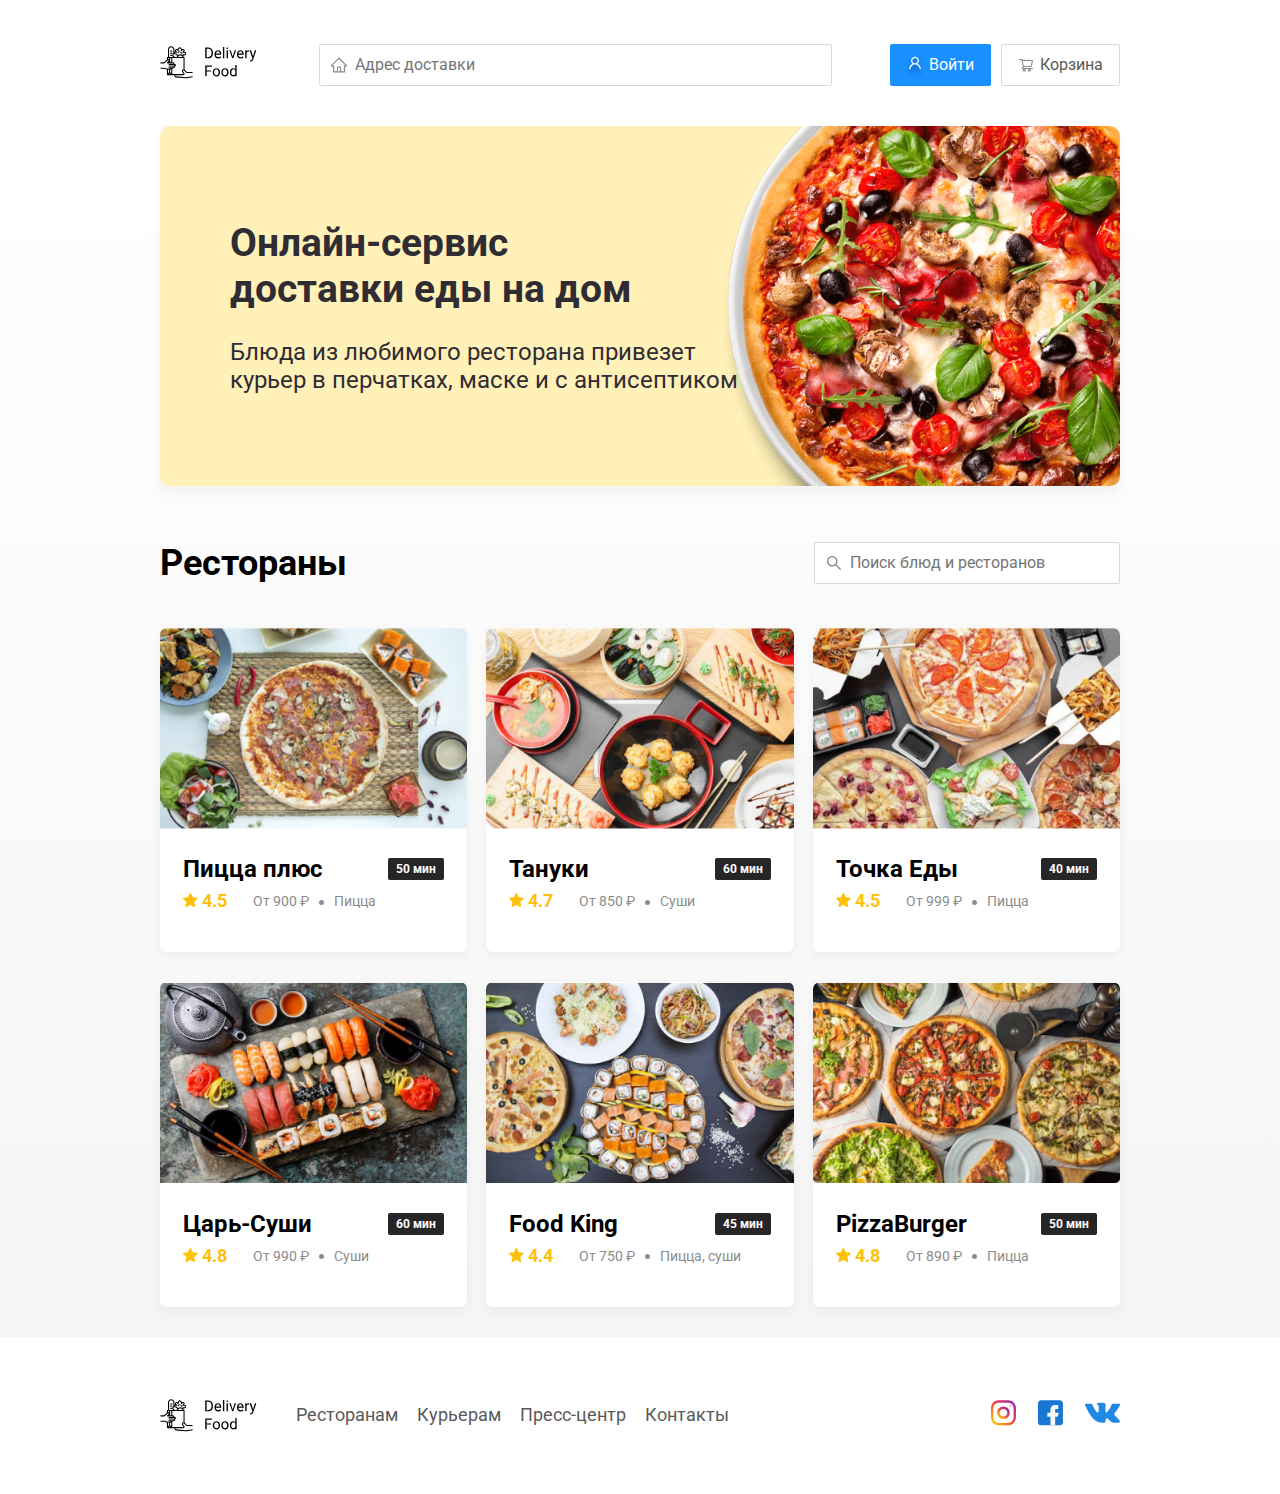
<file: index.html>
<!DOCTYPE html>
<html lang="ru">
    <head>
        <meta charset="UTF-8">
        <meta name="viewport" content="width=device-width, initial-scale=1.0">
        <title>Delivery Food - доставка еды на дом</title>
        <link href="https://fonts.googleapis.com/css?family=Roboto:400,700&display=swap&subset=cyrillic" rel="stylesheet">
        <link rel="stylesheet" href="css/normalize.css">
        <link rel="stylesheet" href="css/style.css">
    </head>
    <body>
        <div class="container">
            <header class="header">
                <a href="index.html" class="logo">
                    <img src="img/logo.svg" alt="Logo">
                </a>
                <input type="text" class="input input-address" placeholder="Адрес доставки">
                <div class="buttons">
                    <button class="button button-primary">
                        <img src="img/user.svg" alt="User" class="button-icon">
                        <span class="button-text">Войти</span>
                    </button>
                    <button class="button">
                        <img src="img/shopping-cart.svg" alt="Shopping Cart" class="button-icon">
                        <span class="button-text">Корзина</span>
                    </button>
                </div>
            </header>
        </div>
        <!-- /.container -->

        <main class="main">
            <div class="container">
                
            <section class="promo">
                <h1 class="promo-title">Онлайн-сервис <br>доставки еды на дом</h1>
                <p class="promo-text">
                    Блюда из любимого ресторана привезет курьер в перчатках, маске и с антисептиком
                </p>
            </section>

            <section class="restaurants">
                <div class="section-heading">
                    <h2 class="section-title">Рестораны</h2>
                    <input type="text" class="input input-search" placeholder="Поиск блюд и ресторанов">
                </div>

            <div class="cards">
                <a href=restaurant.html class="card">
                    <img src="img/img-pizza-plus.jpg" alt="image" class="card-image">
                    <div class="card-text">
                        <div class="card-heading">
                            <h3 class="card-title">Пицца плюс</h3>
                            <span class="card-tag tag">50 мин</span>
                        </div>
                        <!-- /.card-heading -->
                        <div class="card-info">
                            <div class="card-rating">
                                <img src="img/rating.svg" alt="rating">
                                4.5</div>
                            <span class="card-price">От 900 ₽</span>
                            <span class="card-category">Пицца</span>
                        </div>
                        <!-- /.card-info -->
                    </div>
                    <!-- /.card-text -->
                </a>
                <!-- /.card -->
                <a href=restaurant.html class="card">
                    <img src="img/img-tanuki.jpg" alt="image" class="card-image">
                    <div class="card-text">
                        <div class="card-heading">
                            <h3 class="card-title">Тануки</h3>
                            <span class="card-tag tag">60 мин</span>
                        </div>
                        <!-- /.card-heading -->
                        <div class="card-info">
                            <div class="card-rating"><img src="img/rating.svg" alt="rating">
                                4.7</div>
                            <span class="card-price">От 850 ₽</span>
                            <span class="card-category">Суши</span>
                        </div>
                        <!-- /.card-info -->
                    </div>
                    <!-- /.card-text -->
                </a>
                <!-- /.card -->
                <a href=restaurant.html class="card">
                    <img src="img/img_tochka-edy.jpg" alt="image" class="card-image">
                    <div class="card-text">
                        <div class="card-heading">
                            <h3 class="card-title">Точка Еды</h3>
                            <span class="card-tag tag">40 мин</span>
                        </div>
                        <!-- /.card-heading -->
                        <div class="card-info">
                            <div class="card-rating"><img src="img/rating.svg" alt="rating">
                                4.5</div>
                            <span class="card-price">От 999 ₽</span>
                            <span class="card-category">Пицца</span>
                        </div>
                        <!-- /.card-info -->
                    </div>
                    <!-- /.card-text -->
                </a>
                <!-- /.card -->    
                <a href=restaurant.html class="card">
                    <img src="img/img_tsar-sushi.jpg" alt="image" class="card-image">
                    <div class="card-text">
                        <div class="card-heading">
                            <h3 class="card-title">Царь-Суши</h3>
                            <span class="card-tag tag">60 мин</span>
                        </div>
                        <!-- /.card-heading -->
                        <div class="card-info">
                            <div class="card-rating"><img src="img/rating.svg" alt="rating">
                                4.8</div>
                            <span class="card-price">От 990 ₽</span>
                            <span class="card-category">Суши</span>
                        </div>
                        <!-- /.card-info -->
                    </div>
                    <!-- /.card-text -->
                </a>
                <!-- /.card -->
                <a href=restaurant.html class="card">
                    <img src="img/img_food-king.jpg" alt="image" class="card-image">
                    <div class="card-text">
                        <div class="card-heading">
                            <h3 class="card-title">Food King</h3>
                            <span class="card-tag tag">45 мин</span>
                        </div>
                        <!-- /.card-heading -->
                        <div class="card-info">
                            <div class="card-rating"><img src="img/rating.svg" alt="rating">
                                4.4</div>
                            <span class="card-price">От 750 ₽</span>
                            <span class="card-category">Пицца, суши</span>
                        </div>
                        <!-- /.card-info -->
                    </div>
                    <!-- /.card-text -->
                </a>
                <!-- /.card -->
                <a href=restaurant.html class="card">
                    <img src="img/img-pizzaburger.jpg" alt="image" class="card-image">
                    <div class="card-text">
                        <div class="card-heading">
                            <h3 class="card-title">PizzaBurger</h3>
                            <span class="card-tag tag">50 мин</span>
                        </div>
                        <!-- /.card-heading -->
                        <div class="card-info">
                            <div class="card-rating"><img src="img/rating.svg" alt="rating">
                                4.8</div>
                            <span class="card-price">От 890 ₽</span>
                            <span class="card-category">Пицца</span>
                        </div>
                        <!-- /.card-info -->
                    </div>
                    <!-- /.card-text -->
                </a>
                <!-- /.card -->                    
            </div>
            <!-- /.cards -->
            </section>
            </div>
            <!-- /.container -->   
        </main>

        <footer class="footer">
            <div class="container">
                <div class="footer-block">
                    <img src="img/logo.svg" alt="logo" class="footer-logo logo">
                    <nav class="footer-nav">
                        <a href="#" class="footer-link">Ресторанам</a>
                        <a href="#" class="footer-link">Курьерам</a>
                        <a href="#" class="footer-link">Пресс-центр</a>
                        <a href="#" class="footer-link">Контакты</a>
                    </nav>
                    <div class="social-links">
                        <a href="#" class="social-link"><img src="img/instagram.svg" alt="instagram"></a>
                        <a href="#" class="social-link"><img src="img/facebook.svg" alt="facebook"></a>
                        <a href="#" class="social-link"><img src="img/vk.svg" alt="vk"></a>
                    </div>
                    <!-- /.social-links -->
                </div>
                <!-- /.footer-block -->
            </div>
        </footer>
    </body>
</html>
</file>
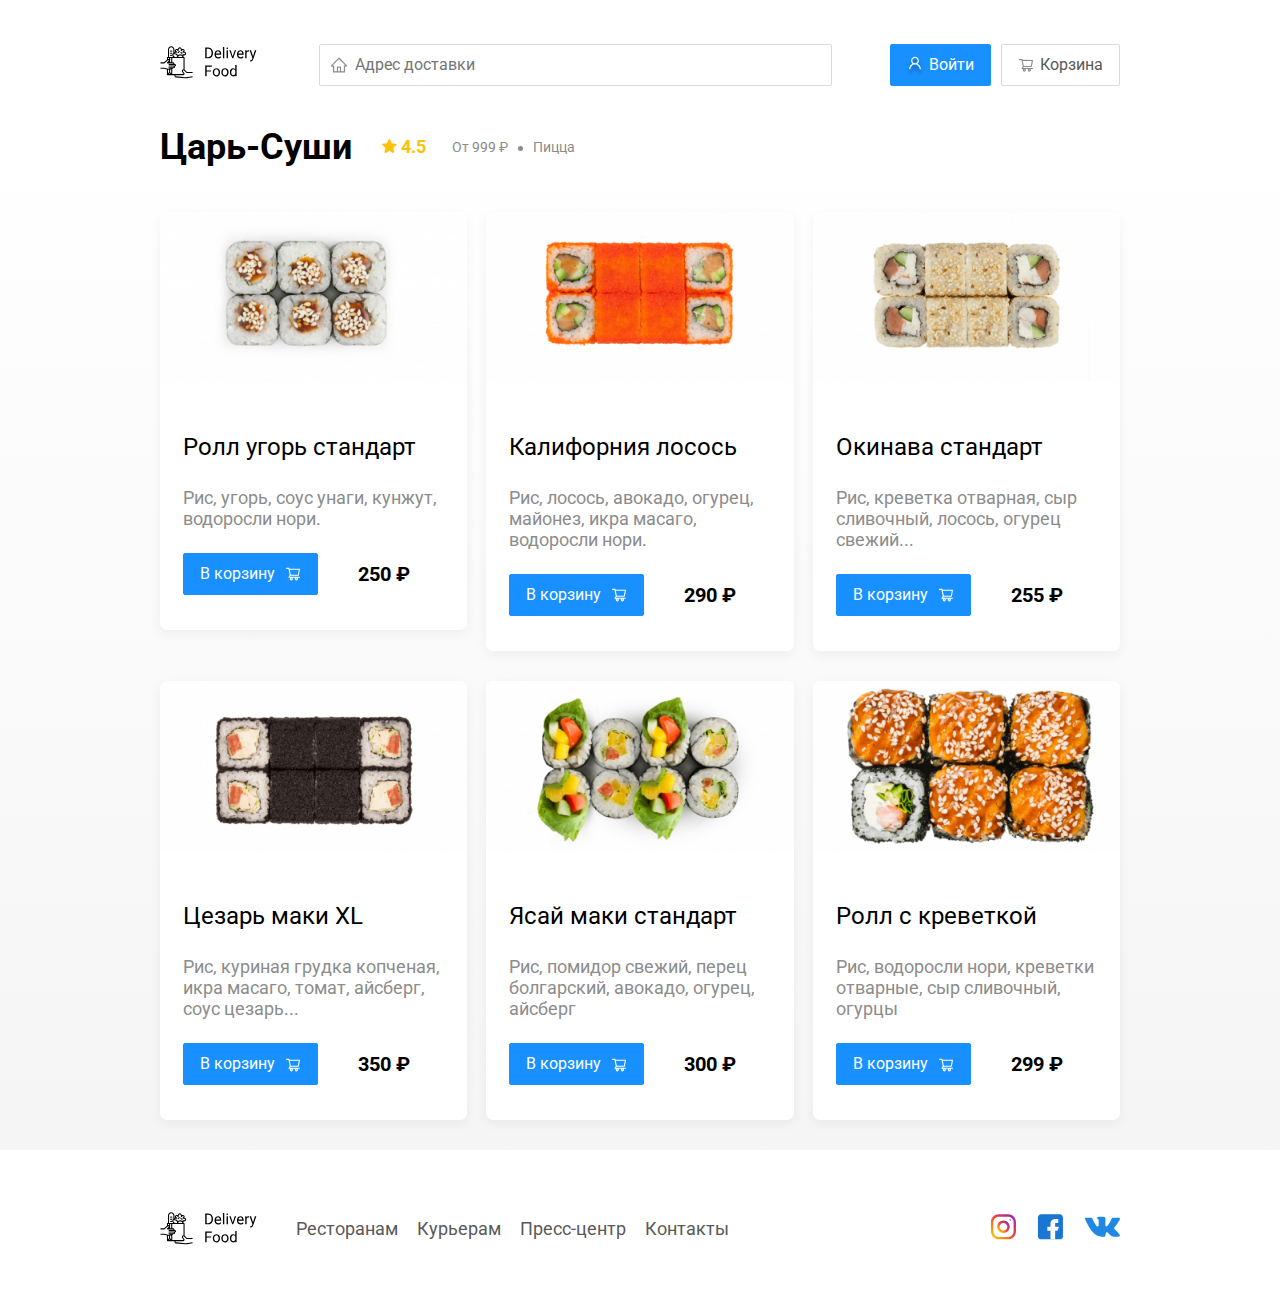
<file: restaurant.html>
<!DOCTYPE html>
<html lang="ru">
    <head>
        <meta charset="UTF-8">
        <meta name="viewport" content="width=device-width, initial-scale=1.0">
        <title>Царь-Суши - доставка еды на дом</title>
        <link href="https://fonts.googleapis.com/css?family=Roboto:400,700&display=swap&subset=cyrillic" rel="stylesheet">
        <link rel="stylesheet" href="css/normalize.css">
        <link rel="stylesheet" href="css/animate.css">
        <link rel="stylesheet" href="css/style.css">
    </head>
    <body>
        <div class="container">
            <header class="header">
                <a href="index.html" class="logo">
                    <img src="img/logo.svg" alt="Logo">
                </a>
                <input type="text" class="input input-address" placeholder="Адрес доставки">
                <div class="buttons">
                    <button class="button button-primary">
                        <img src="img/user.svg" alt="User" class="button-icon">
                        <span class="button-text">Войти</span>
                    </button>
                    <button class="button" id="cart-button">
                        <img src="img/shopping-cart.svg" alt="Shopping Cart" class="button-icon">
                        <span class="button-text">Корзина</span>
                    </button>
                </div>
            </header>
        </div>
        <!-- /.container -->

        <main class="main">
            <div class="container">
                
             <section class="restaurants">
                <div class="section-heading">
                    <h2 class="section-title">Царь-Суши</h2>
                    <div class="card-info">
                        <div class="card-rating"><img src="img/rating.svg" alt="rating">
                            4.5</div>
                        <span class="card-price">От 999 ₽</span>
                        <span class="card-category">Пицца</span>
                    </div>
                    <!-- /.card-info -->
                </div>

            <div class="cards">
                <div class="card wow fadeInUp" data-wow-delay="0.2s">
                    <img src="img/ts_roll-ugor.jpg" alt="image" class="card-image">
                    <div class="card-text">
                        <div class="card-heading">
                            <h3 class="card-title-reg">Ролл угорь стандарт</h3>
                        </div>
                        <!-- /.card-heading -->
                        <div class="card-info">
                            <span class="ingredients">Рис, угорь, соус унаги, кунжут, водоросли нори.</span>
                        </div>
                        <!-- /.card-info -->
                        <div class="card-buttons">
                            <button class="button button-primary">
                                <span class="button-card-text">В корзину</span>
                                <img src="img/shopping-cart_w.svg" alt="shopping-cart" class="button-card-image">
                            </button>
                            <strong class="card-price-bold">250 ₽</strong>
                        </div>
                        
                    </div>
                    <!-- /.card-text -->
                </div>
                <!-- /.card -->
                <div class="card wow fadeInUp" data-wow-delay="0.4s">
                    <img src="img/ts_california.jpg" alt="image" class="card-image">
                    <div class="card-text">
                        <div class="card-heading">
                            <h3 class="card-title-reg">Калифорния лосось</h3>
                        </div>
                        <!-- /.card-heading -->
                        <div class="card-info">
                            <span class="ingredients">Рис, лосось, авокадо, огурец, майонез, икра масаго, водоросли нори.</span>
                        </div>
                        <!-- /.card-info -->
                        <div class="card-buttons">
                            <button class="button button-primary">
                                <span class="button-card-text">В корзину</span>
                                <img src="img/shopping-cart_w.svg" alt="shopping-cart" class="button-card-image">
                            </button>
                            <strong class="card-price-bold">290 ₽</strong>
                        </div>
                    </div>
                    <!-- /.card-text -->
                </div>
                <!-- /.card -->
                <div class="card wow fadeInUp" data-wow-delay="0.6s">
                    <img src="img/ts_okinava.jpg" alt="image" class="card-image">
                    <div class="card-text">
                        <div class="card-heading">
                            <h3 class="card-title-reg">Окинава стандарт</h3>
                        </div>
                        <!-- /.card-heading -->
                        <div class="card-info">
                            <span class="ingredients"> Рис, креветка отварная, сыр сливочный, лосось, огурец свежий...</span>
                        </div>
                        <!-- /.card-info -->
                        <div class="card-buttons">
                            <button class="button button-primary">
                                <span class="button-card-text">В корзину</span>
                                <img src="img/shopping-cart_w.svg" alt="shopping-cart" class="button-card-image">
                            </button>
                            <strong class="card-price-bold">255 ₽</strong>
                        </div>
                    </div>
                    <!-- /.card-text -->
                </div>
                <!-- /.card -->    
                <div class="card wow fadeInUp" data-wow-delay="0.2s">
                    <img src="img/ts_czezar.jpg" alt="image" class="card-image">
                    <div class="card-text">
                        <div class="card-heading">
                            <h3 class="card-title-reg">Цезарь маки XL</h3>
                        </div>
                        <!-- /.card-heading -->
                        <div class="card-info">
                            <span class="ingredients">Рис, куриная грудка копченая, икра масаго, томат, айсберг, соус цезарь...</span>
                        </div>
                        <!-- /.card-info -->
                        <div class="card-buttons">
                            <button class="button button-primary">
                                <span class="button-card-text">В корзину</span>
                                <img src="img/shopping-cart_w.svg" alt="shopping-cart" class="button-card-image">
                            </button>
                            <strong class="card-price-bold">350 ₽</strong>
                        </div>
                    </div>
                    <!-- /.card-text -->
                </div>
                <!-- /.card -->
                <div class="card wow fadeInUp" data-wow-delay="0.4s">
                    <img src="img/ts_yasaj.jpg" alt="image" class="card-image">
                    <div class="card-text">
                        <div class="card-heading">
                            <h3 class="card-title-reg">Ясай маки стандарт</h3>
                        </div>
                        <!-- /.card-heading -->
                        <div class="card-info">
                            <span class="ingredients">Рис, помидор свежий, перец болгарский, авокадо, огурец, айсберг</span>
                        </div>
                        <!-- /.card-info -->
                        <div class="card-buttons">
                            <button class="button button-primary">
                                <span class="button-card-text">В корзину</span>
                                <img src="img/shopping-cart_w.svg" alt="shopping-cart" class="button-card-image">
                            </button>
                            <strong class="card-price-bold">300 ₽</strong>
                        </div>
                    </div>
                    <!-- /.card-text -->
                </div>
                <!-- /.card -->
                <div class="card wow fadeInUp" data-wow-delay="0.6s">
                    <img src="img/ts_roll-s-krevetkoj.jpg" alt="image" class="card-image">
                    <div class="card-text">
                        <div class="card-heading">
                            <h3 class="card-title-reg">Ролл с креветкой</h3>
                        </div>
                        <!-- /.card-heading -->
                        <div class="card-info">
                            <span class="ingredients">Рис, водоросли нори, креветки отварные, сыр сливочный, огурцы</span>
                        </div>
                        <!-- /.card-info -->
                        <div class="card-buttons">
                            <button class="button button-primary">
                                <span class="button-card-text">В корзину</span>
                                <img src="img/shopping-cart_w.svg" alt="shopping-cart" class="button-card-image">
                            </button>
                            <strong class="card-price-bold">299 ₽</strong>
                        </div>
                    </div>
                    <!-- /.card-text -->
                </div>
                <!-- /.card -->                    
            </div>
            <!-- /.cards -->
            </section>
            </div>
            <!-- /.container -->   
        </main>

        <footer class="footer">
            <div class="container">
                <div class="footer-block">
                    <img src="img/logo.svg" alt="logo" class="footer-logo logo">
                    <nav class="footer-nav">
                        <a href="#" class="footer-link">Ресторанам</a>
                        <a href="#" class="footer-link">Курьерам</a>
                        <a href="#" class="footer-link">Пресс-центр</a>
                        <a href="#" class="footer-link">Контакты</a>
                    </nav>
                    <div class="social-links">
                        <a href="#" class="social-link"><img src="img/instagram.svg" alt="instagram"></a>
                        <a href="#" class="social-link"><img src="img/facebook.svg" alt="facebook"></a>
                        <a href="#" class="social-link"><img src="img/vk.svg" alt="vk"></a>
                    </div>
                    <!-- /.social-links -->
                </div>
                <!-- /.footer-block -->
            </div>
        </footer>
        <div class="modal">
            <div class="modal-dialog">
                <div class="modal-header">
                    <h3 class="modal-title">Корзина</h3>
                    <button class="close">&times;</button>
                </div>
                <!-- /.modal-header -->
                <div class="modal-body">
                    <div class="food-row">
                        <span class="food-name">Ролл угорь стандарт</span>
                        <strong class="food-price">250 ₽</strong>
                        <div class="food-counter">
                            <button class="counter-button">-</button>
                            <span class="counter">1</span>
                            <button class="counter-button">+</button>
                        </div>
                    </div>
                    <!-- /.foods-row -->
                    <div class="food-row">
                        <span class="food-name">Калифорния лосось</span>
                        <strong class="food-price">290 ₽</strong>
                        <div class="food-counter">
                            <button class="counter-button">-</button>
                            <span class="counter">1</span>
                            <button class="counter-button">+</button>
                        </div>
                    </div>
                    <!-- /.foods-row -->
                    <div class="food-row">
                        <span class="food-name">Окинава стандарт</span>
                        <strong class="food-price">255 ₽</strong>
                        <div class="food-counter">
                            <button class="counter-button">-</button>
                            <span class="counter">2</span>
                            <button class="counter-button">+</button>
                        </div>
                    </div>
                    <!-- /.foods-row -->
                    <div class="food-row">
                        <span class="food-name">Ясай маки стандарт</span>
                        <strong class="food-price">300 ₽</strong>
                        <div class="food-counter">
                            <button class="counter-button">-</button>
                            <span class="counter">2</span>
                            <button class="counter-button">+</button>
                        </div>
                    </div>
                    <!-- /.foods-row -->
                    <div class="food-row">
                        <span class="food-name">Ролл с креветкой</span>
                        <strong class="food-price">299 ₽</strong>
                        <div class="food-counter">
                            <button class="counter-button">-</button>
                            <span class="counter">3</span>
                            <button class="counter-button">+</button>
                        </div>
                    </div>
                    <!-- /.foods-row -->
                </div>
                 <!-- /.modal-body -->
                <div class="modal-footer">
                    <span class="modal-pricetag">2 547 ₽</span>    
                    <div class="footer-buttons">
                        <button class="button button-primary">Оформить заказ</button>
                        <button class="button" id="cart-button">Отмена</button>
                    </div>
                </div>
                <!-- /.modal-footer -->
            </div>
            <!-- /.modal-dialog -->
        </div>
        <script src="js/wow.min.js"></script>
        <script src="js/main.js"></script>
    </body>
</html>
</file>
<file: css/style.css>
* {
    box-sizing: border-box;
}
body {
    font-family: "Roboto", sans-serif;
    padding-top: 44px;
}
.container {
    max-width: 1200px;
    margin: auto;
}
.header {
    display: flex;
    align-items: center;
    justify-content: space-between;
    margin-bottom: 40px;
}
.input {
    background: #FFFFFF;
    border: 1px solid #D9D9D9;
    border-radius: 2px;
    font-size: 16px;
    line-height: 24px;  
    padding: 8px;
    padding-left: 35px;
    background-repeat: no-repeat;
    background-position: left 10px center;
}
.input-address {
    flex: 0.8;
    background-image: url(../img/home.svg);
}
.input-search {
    width: 306px;
    background-image: url(../img/search.svg);
    margin-left: auto;
}
.buttons {
    display: flex;
    align-items:center;
}
.button {
    display: flex;
    align-items:center;
    padding: 8px 16px;
    background: #FFFFFF;
    border: 1px solid #D9D9D9;
    box-shadow: 0px 0px 2px rgba(0, 0, 0, 0.0015);
    border-radius: 2px;
    color: #595959;
    font-size: 16px;
    line-height: 24px;
}
.button-primary {
    background: #1890FF;
    border: 1px solid #1890FF;
    color: #FFFFFF;
    margin-right: 10px;
}
.button-icon {
    margin-right: 6px;
}
.button-card-text {
    margin-right: 10px;       
}
.promo {
    box-shadow: 0px 7px 12px rgba(158, 158, 163, 0.1);
    /* width: 1200px;
    height: 300px; */
    background: #FFF1B7 url(../img/promo-image.png) no-repeat top -130px right -135px / 600px;
    border-radius: 10px;
    padding: 68px 70px;
    margin-bottom: 56px;
}
.promo-title {
    font-style: normal;
    font-weight: bold;
    font-size: 39px;
    line-height: 46px;
    color: #302C34;
}
.promo-text {
    font-style: normal;
    font-weight: normal;
    font-size: 24px;
    line-height: 28px;
    color: #302C34;
    max-width: 538px;
}
.main {
    background: linear-gradient(180deg, rgba(245, 245, 245, 0) 1.04%, #F5F5F5 100%);
}
.section-heading {
    display: flex;
    align-items: center;
    margin-bottom: 44px;

}
.section-title {
    font-style: normal;
    font-weight: bold;
    font-size: 36px;
    line-height: 42px;
    color: #000000;
    margin: 0;
    margin-right: 30px;
}
.cards {
    display: flex;
    align-items: flex-start;
    justify-content: space-between;
    flex-wrap: wrap;
}
.card {
    background: #FFFFFF;
    box-shadow: 0px 4px 12px rgba(0, 0, 0, 0.05);
    border-radius: 7px;
    overflow: hidden;
    margin-bottom: 30px;
    flex-basis: 32%;
    text-decoration: none;
}
.card-image {
    /* width: 384px; */
    /* height: 250px; */
    object-fit: cover;
    max-width: 100%;
}
.card-text {
    padding-top: 20px;
    padding-bottom: 35px;
    padding-left: 23px;
    padding-right: 23px;
}
.card-heading {
    display: flex; 
    align-items: center;
    justify-content: space-between;
}
.card-title {
    margin: 0;
    font-style: normal;
    font-weight: bold;
    font-size: 24px;
    line-height: 32px;  
    color: #000000;
}
.card-title-reg {
    font-weight: normal;
    font-size: 24px;
    line-height: 32px; 
}
.card-tag {
    font-style: normal;
    font-weight: bold;
    font-size: 12px;
    line-height: 20px;
    color: #FFFFFF;
    background: #262626;
    border-radius: 2px;
    padding: 1px 8px;
}
.card-info {    
    display: flex;
    align-items: center;
    flex-wrap: wrap;
}
.card-buttons {
    display: flex;
    align-items: center;
    margin-top: 24px;
}
.card-price-bold {
    font-weight: bold;
    font-size: 20px;
    line-height: 32px;
    margin-left: 30px;
}
.card-rating {    
    margin-right: 26px;
    font-weight: bold;
    font-size: 18px;
    line-height: 32px;
    color: #FFC107;
 }
 .card-price,
 .card-category {
    font-size: 18px;
    line-height: 32px;
    color: #8C8C8C;
 }
 .card-price {
    margin-right: 10px;
}
.ingredients {
    font-size: 18px;
    line-height: 21px;
    color: #8C8C8C;
}
.card-category {
    text-overflow: ellipsis;
    overflow: hidden;
    white-space: nowrap;
    max-width: 150px;
}
.card-price:after {
    content: "";
    width: 5px;
    height: 5px;
    background-color: #8C8C8C;    
    display: inline-block;
    vertical-align: middle; 
    border-radius: 50%;
    margin-left: 10px; 
}
.footer {
    padding: 60px 0;
}
.footer-block {
    display: flex;
    align-items: center;
    justify-content: space-between;
}
.footer-nav {
    margin-left: 35px;
    margin-right: auto;

}
.footer-link {
    display: inline-block;
    color: #595959;
    font-style: normal;
    font-weight: normal;
    font-size: 18px;
    line-height: 21px;
    text-decoration: none;
}
.footer-link:not(:last-child) {
    margin-right: 15px;
}
.social-links {
    display: flex;
    align-items: center;
}
.social-link:not(:last-child) {
    margin-right: 21px;
}
.modal {
    position: fixed;
    left: 0;
    top: 0;
    width: 100%;
    height: 100%;
    background: rgba(0, 0, 0, 0.4);
    display: flex;
    display: none;
}
.is-open {
    display: flex;
}
.modal-dialog {
    max-width: 780px;
    width: 95%;
    background: #FFFFFF;
    border-radius: 5px;
    margin: auto;
    padding: 40px 45px;
}
.modal-header {
    display: flex;
    align-items: center;
    justify-content: space-between;
    margin-bottom: 45px;
}
.modal-title {
    margin: 0;
    font-style: normal;
    font-weight: bold;
    font-size: 36px;
    line-height: 42px;
}
.close {
    font-size: 36px;
    border: none;
    background-color: transparent; 
}
.modal-body {
    margin-bottom: 52px;
}
.food-row {
    display: flex;
    align-items: flex-start;
    justify-content: space-between;
    padding-bottom: 8px;
    border-bottom: 1px solid #D9D9D9;
    margin-bottom: 15px;
}
.food-name {
    font-weight: normal;
    font-size: 18px;
    line-height: 32px;
}
.food-price {
    margin-left: auto;
    margin-right: 47px;
    font-weight: bold;
    font-size: 20px;
    line-height: 32px;
}
.food-counter {
    display: flex;
    align-items: center;
}
.counter-button {
    display: flex;
    align-items: center;
    justify-content: center;
    width: 39px;
    height: 32px;
    background: #FFFFFF;
    border: 1px solid #40A9FF;
    box-sizing: border-box;
    border-radius: 2px; 
    font-weight: normal;
    font-size: 14px;
    line-height: 22px;
    color: #40A9FF;
}
.counter {
    font-size: 16px;
    line-height: 24px;
    margin-left: 10px;
    margin-right: 10px; 
}
.modal-footer {
    display: flex;
    align-items: center;
    justify-content: space-between;
}
.footer-buttons {
    display: flex;
    align-items: center;
}
.modal-pricetag {
    background: #262626;
    border-radius: 5px;
    font-size: 20px;
    line-height: 23px;
    color: #FAFAFA;
    padding: 15px 20px;
}

@media (max-width: 1366px) {
    .container {
        max-width: 960px;
    }
    .promo {
        background-size: 550px;
        background-position: center right -135px;
    }
    .card-category,
    .card-price {
        font-size: 14px;        
    }
}
@media (max-width: 992px) {
    .container {
        max-width: 750px;
    }
    .promo {
        padding: 50px;
        background-size: 430px;
        background-position: center right -130px;
    }
    .promo-text {
        font-size: 18px;
        max-width: 400px;
    }
    .card {
        flex-basis: 49%;
    }
    .footer-link {
        font-size: 16px;
    }
}
@media (max-width: 768px) {
    .container {
        max-width: 560px;
    }
    .input-address {
        margin-right: 10px;
        margin-left: 10px;
    }
    .promo {
        background-size: 300px;
        background-position: center right -155px;
    }
    .promo-title {
        font-size: 24px;
        line-height: 1.4;
    }
    .promo-text {
        margin-top: 0;
    }
    .card-info{
        flex-wrap: wrap;
    }
    .card .card-rating {
        flex-basis: 100%;
    }
    .card-title {
        font-size: 18px;
    }
}
@media (max-width: 578px) {
    .container {
        width: 90%;
    }
    .promo {
        background-size: 300px;
        background-position: center right -155px;
    }
    .header {
        flex-wrap: wrap;
    }
    .input-address {
        margin-top: 15px;
        order: 5;
        flex: 1;
    }
    .promo {
        background-size: 300px;
        background-position: top -150px right -155px;
    }
    .promo-title {
        margin-bottom: 10px;
    }
    .section-title {
        font-size: 20px;
    }
    .promo-text {
        max-width: 330px;
        font-size: 15px;
    }
    .card {
        flex-basis: 100%;
    }
    .card-image {
        width: 100%;
    }
    .footer {
        padding: 30px 0;
    }
    .footer-block {
        align-items: flex-start;
    }
    .footer-nav {
        margin-left: 0;
        margin-right: 0;
        order: 0;
        display: flex;
        flex-direction: column;
    }
    .footer-logo {
        margin-right: 15px;
        order: 1;
    }
    .social-links {
        order: 2;
    }
}
@media (max-width: 480px) {
    .button-text {
        display: none;
    }
    .button {
        min-height: 40px;
    }
    .button-icon {
        margin: 0;
    }
    .promo {
        padding: 20px;
        background-size: 200px;
        background-position: top -110px right -110px;
    }
    .footer-block {
        flex-wrap: wrap;
        flex-direction: column;
        align-items: center;
    }
    .footer-logo {
        order: 0;
        margin-bottom: 20px;
    }   
    .footer-nav {
        margin-bottom: 20px;
        text-align: center;
    }
    .footer-link:not(:last-child) {
        margin-right: 0;
    }
    .section-heading {
        flex-wrap: wrap;
    }
 
}
</file>
